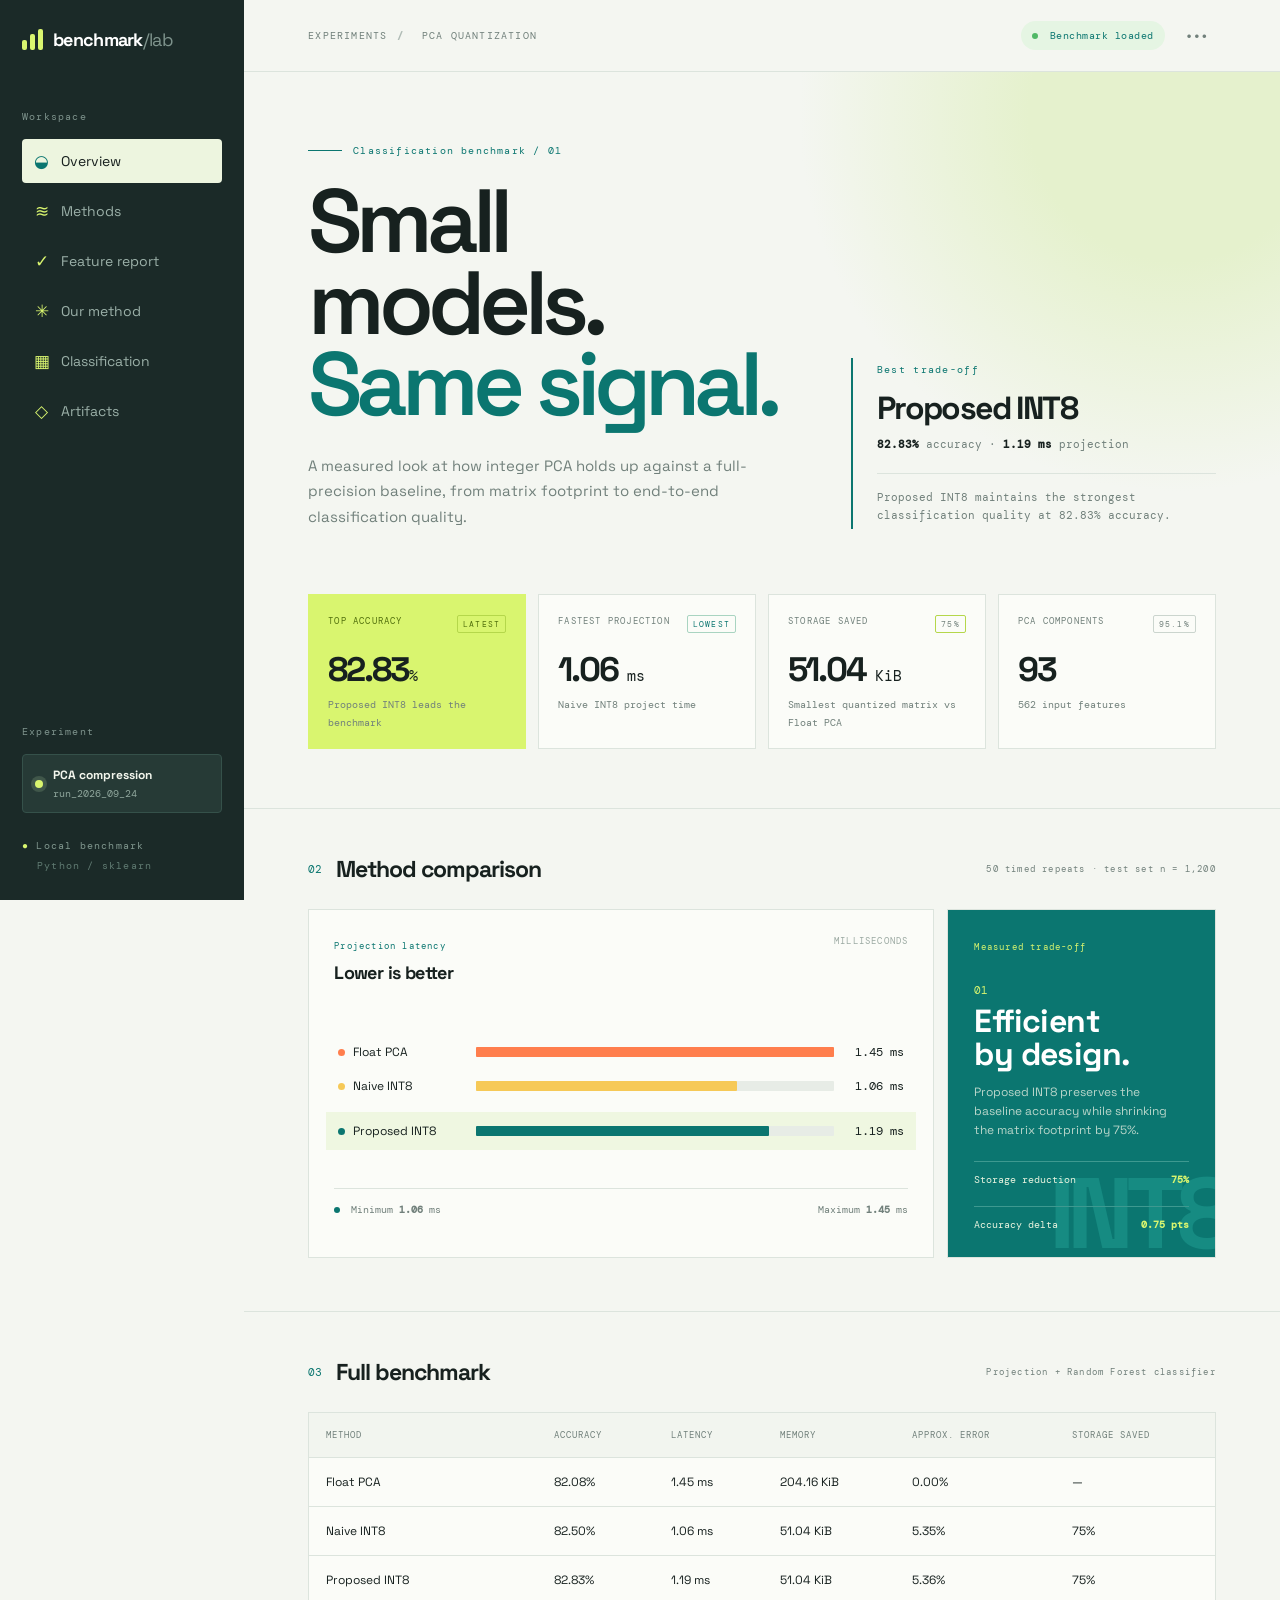
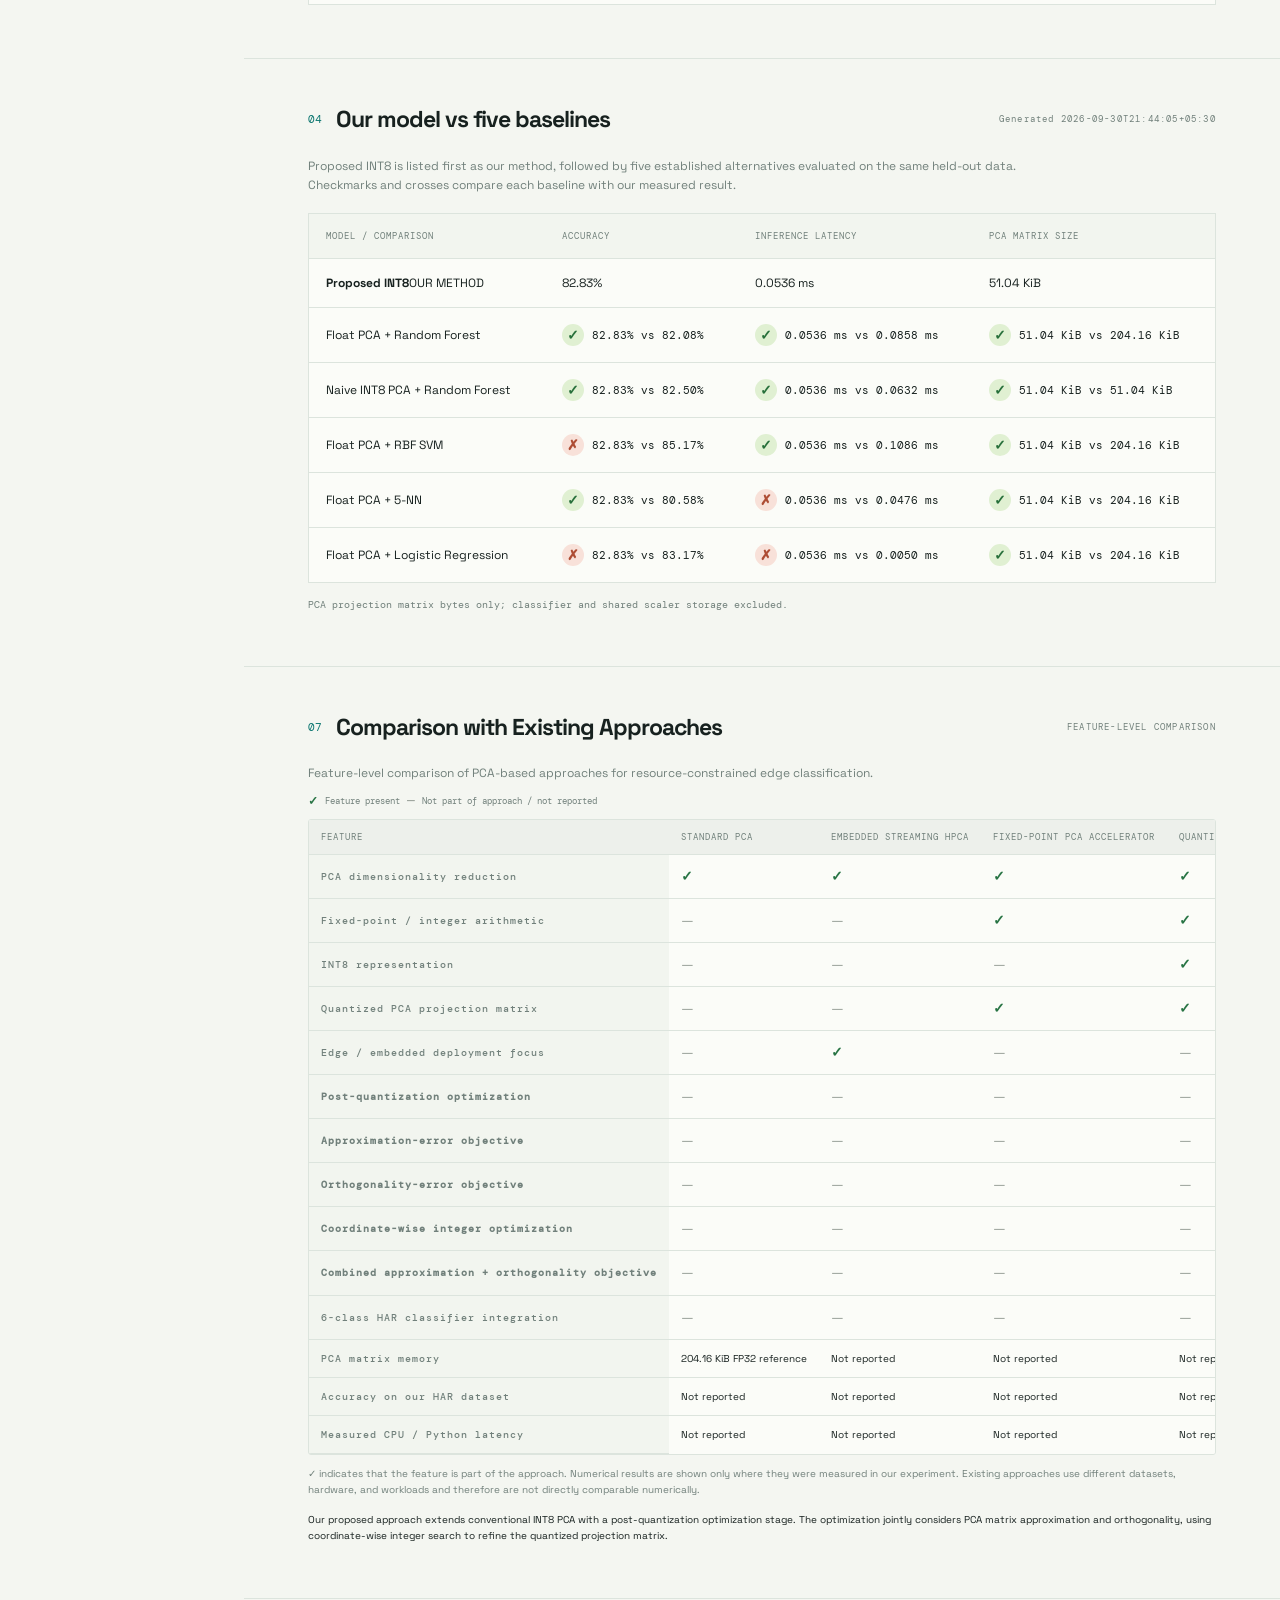
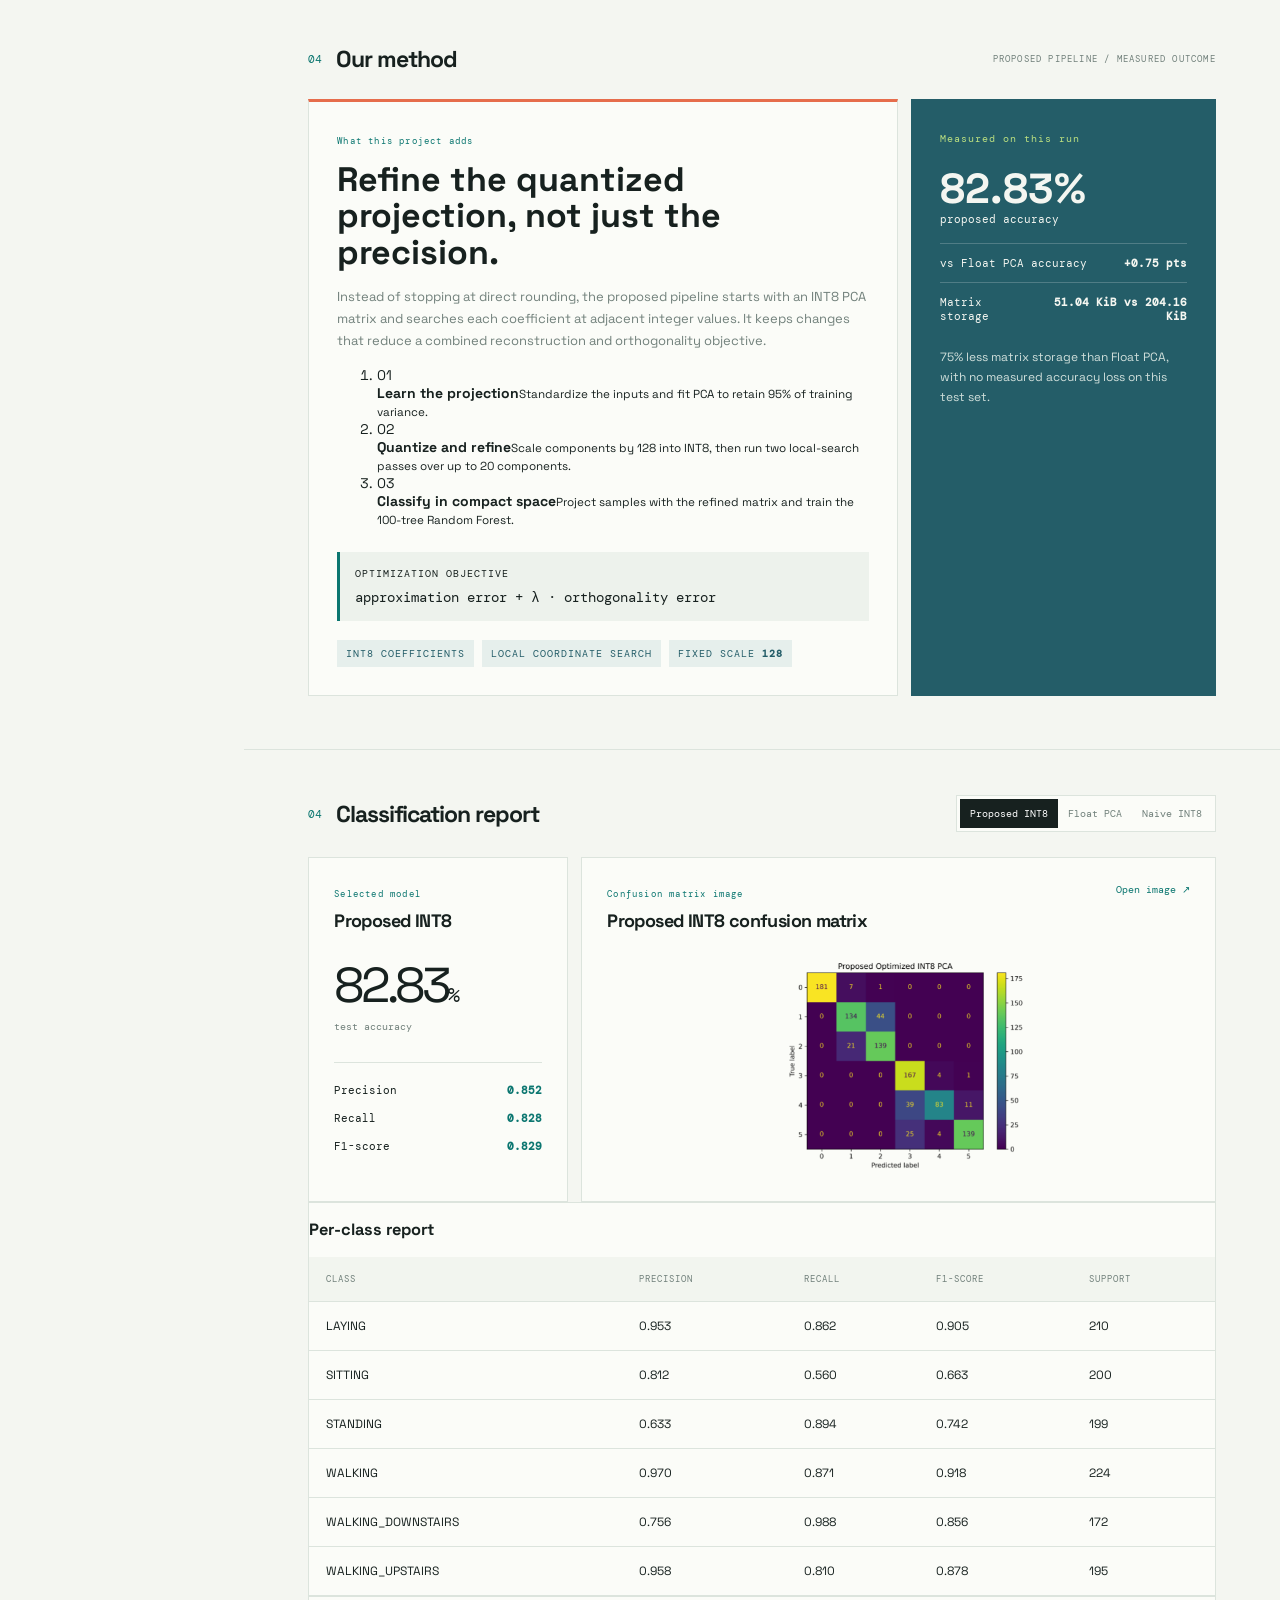
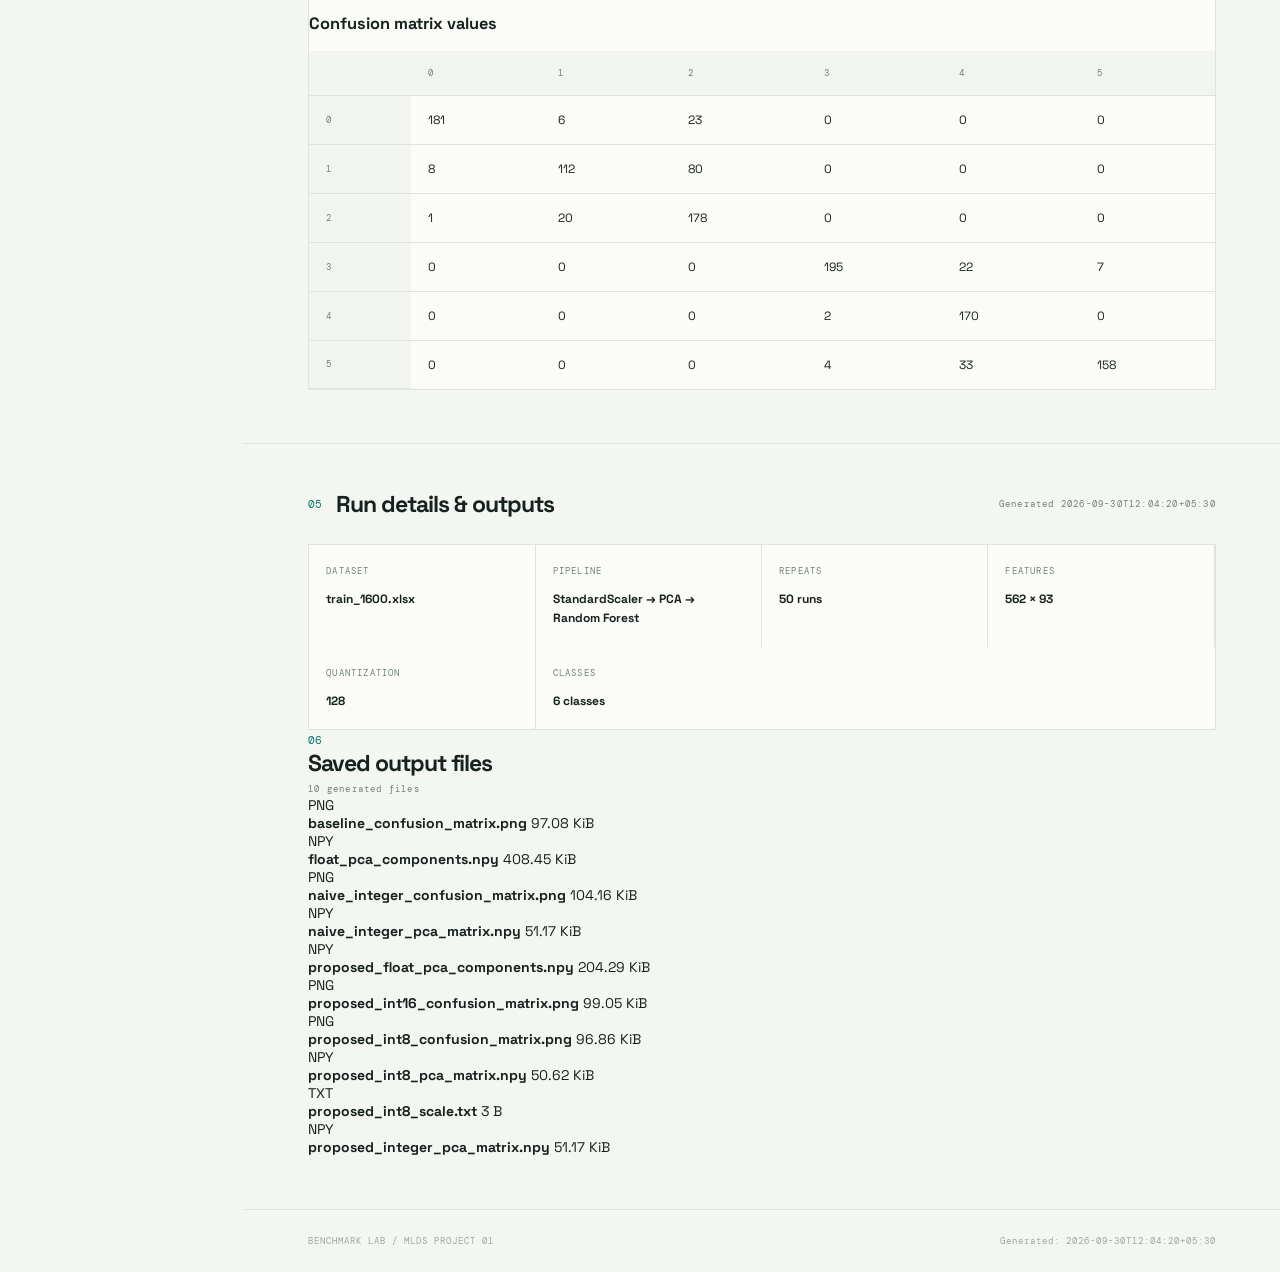
<file: index.html>
<!DOCTYPE html>
<html lang="en">
<head>
  <meta charset="UTF-8">
  <meta http-equiv="refresh" content="0; url=app/">
  <meta name="viewport" content="width=device-width, initial-scale=1.0">
  <title>Redirecting to Benchmark Lab...</title>
  <script>window.location.replace("app/");</script>
</head>
<body style="font-family: sans-serif; display: flex; align-items: center; justify-content: center; height: 100vh; margin: 0; background: #1b2a28; color: #f3f6ed;">
  <p>Loading Quantized PCA Benchmark Lab... If you are not redirected automatically, <a href="app/" style="color: #d9f56f;">click here</a>.</p>
</body>
</html>
</file>
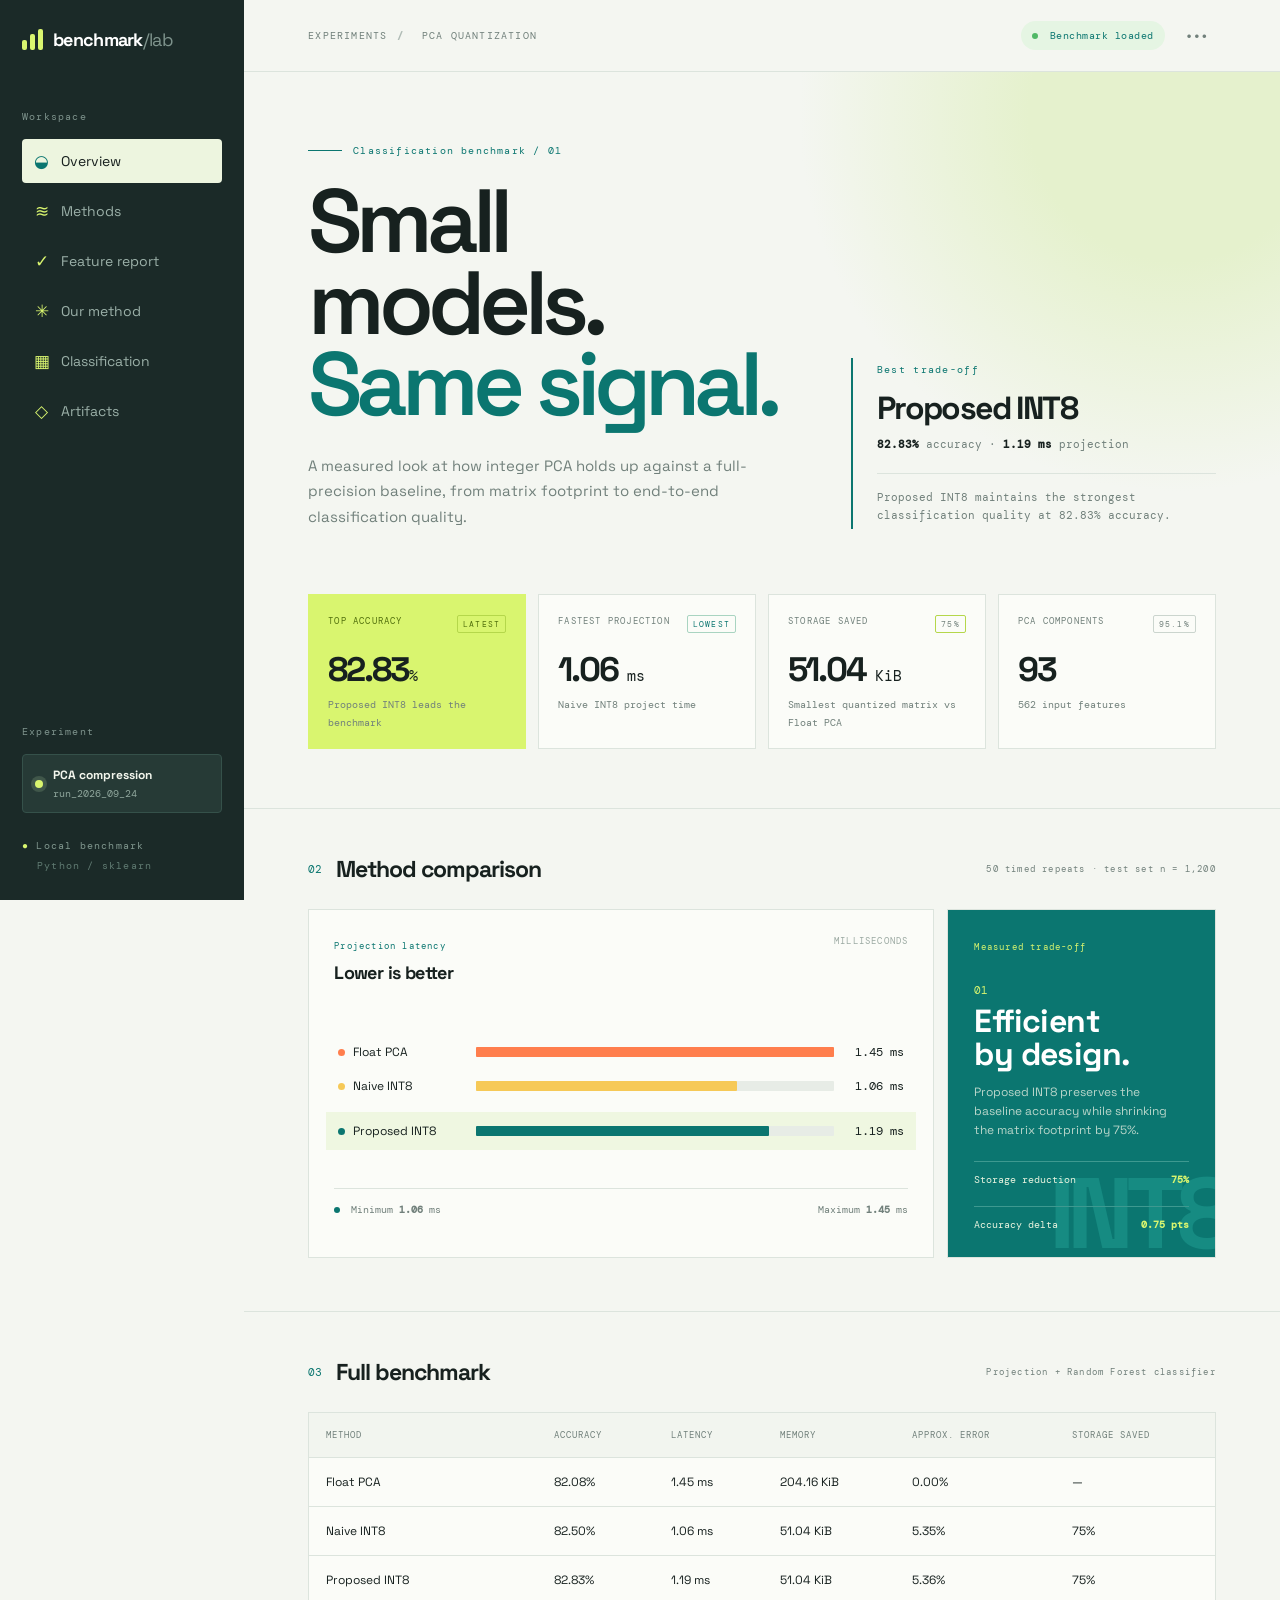
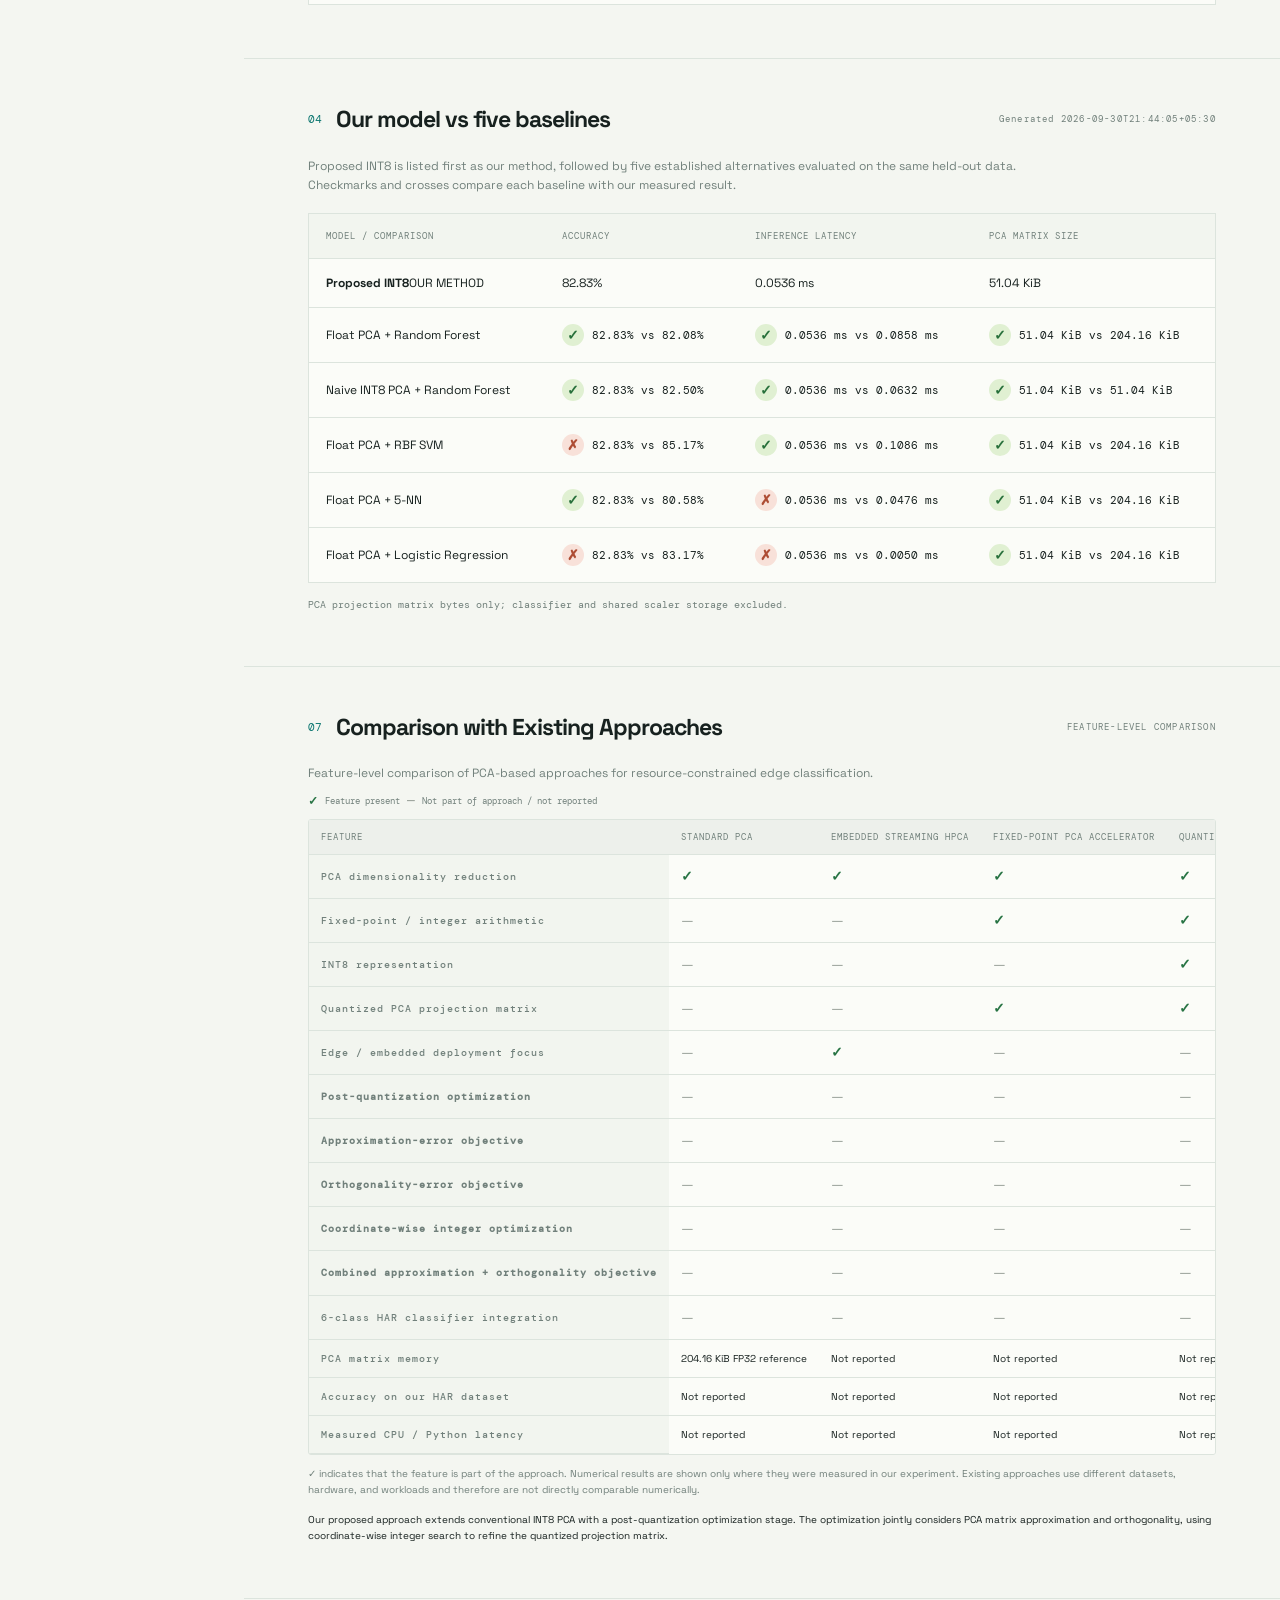
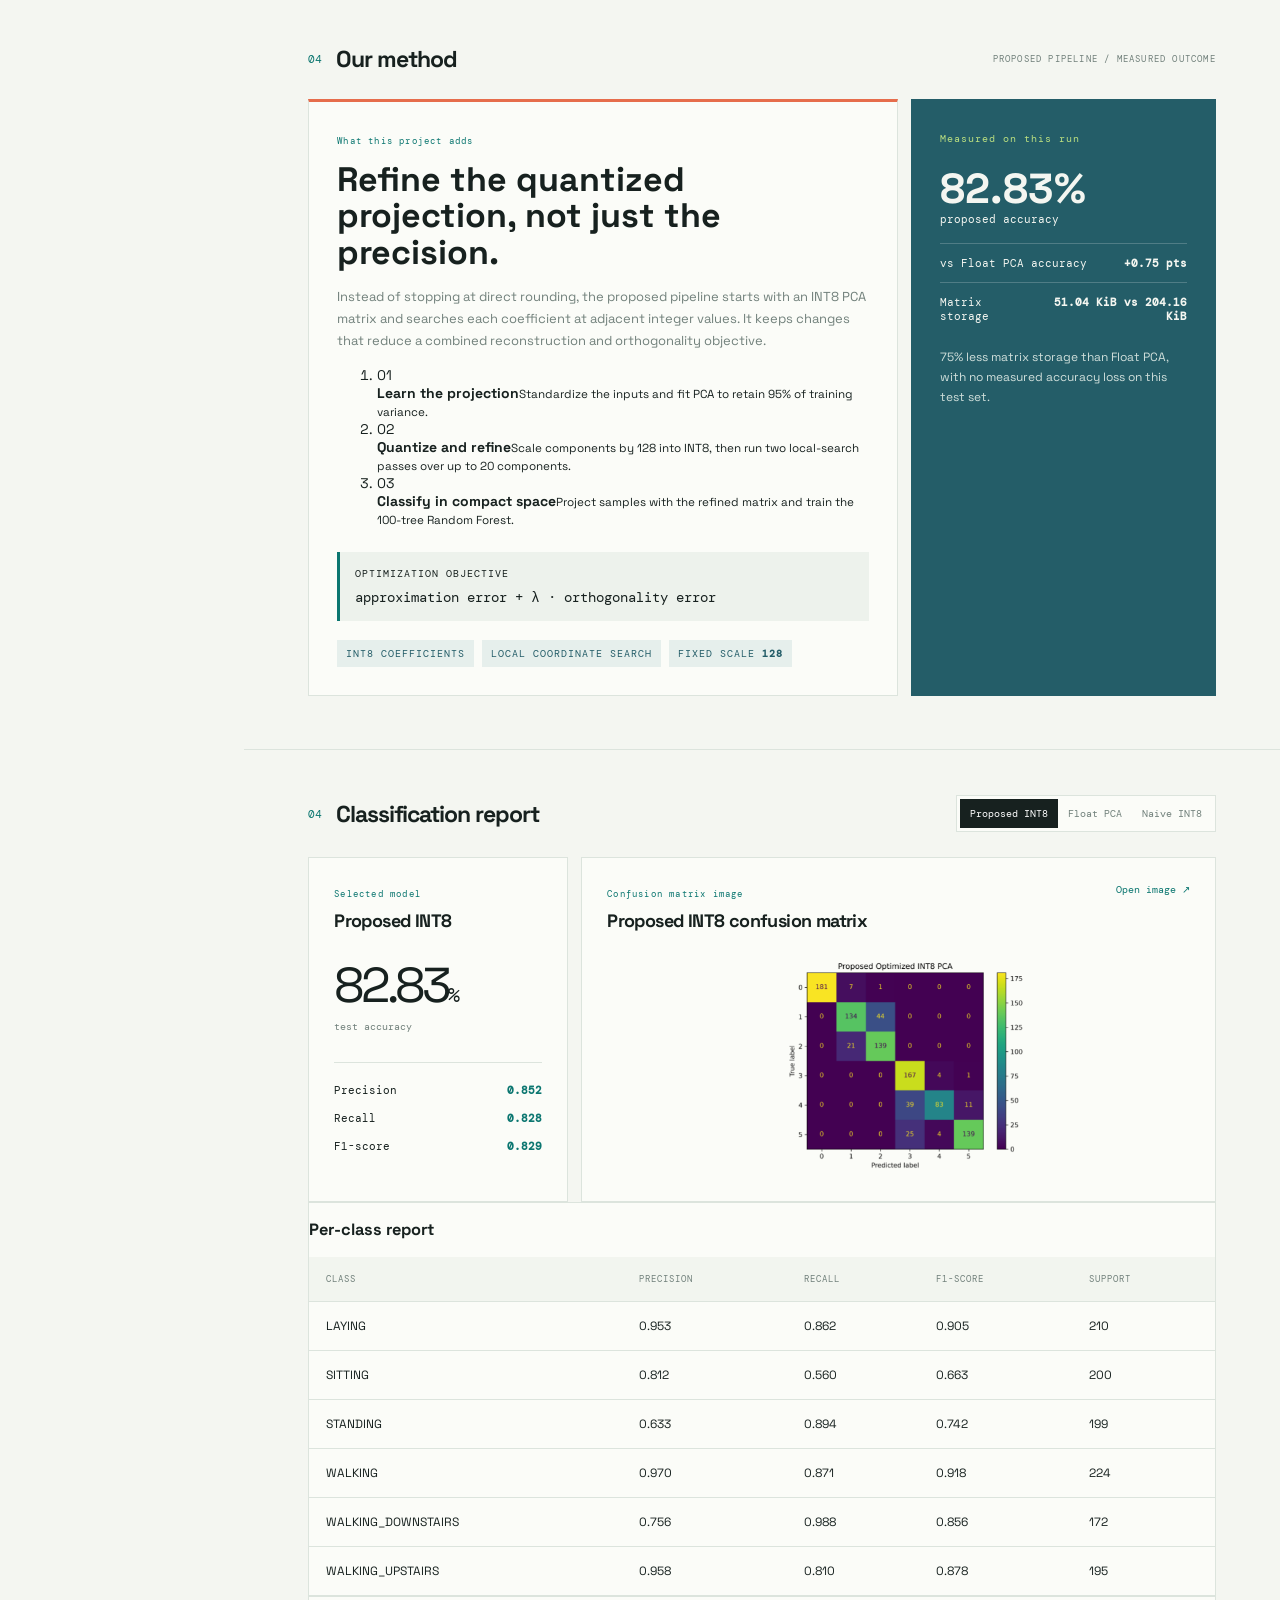
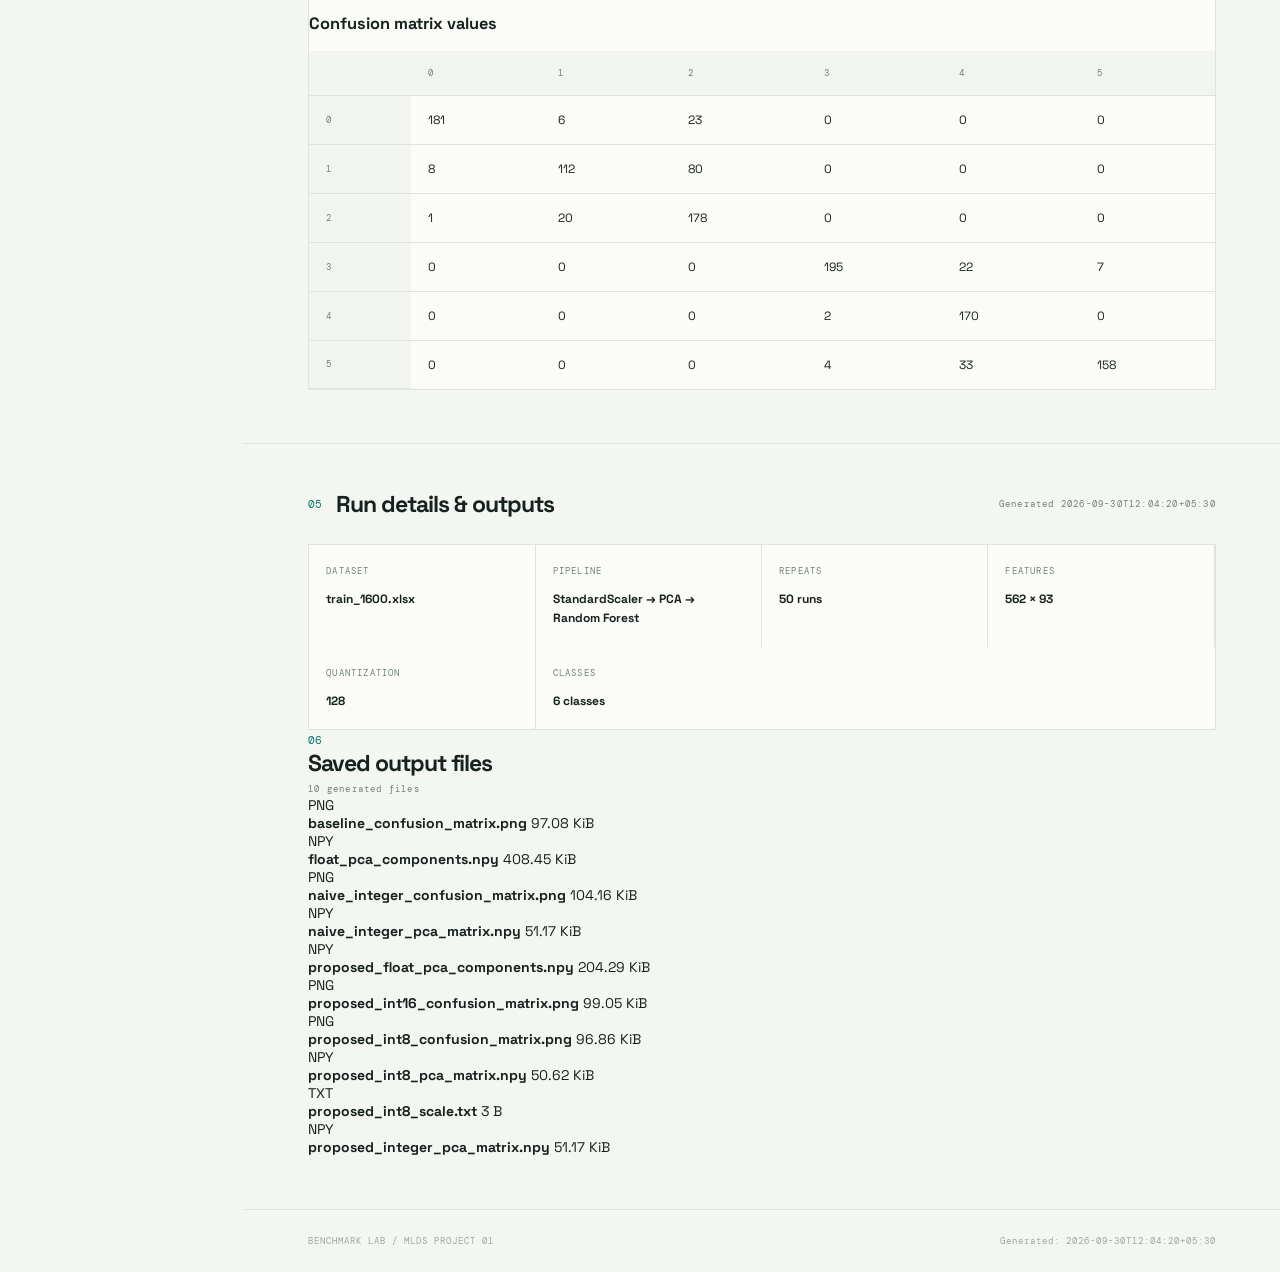
<file: app/index.html>
<!DOCTYPE html>
<html lang="en">
<head>
  <meta charset="UTF-8">
  <meta name="viewport" content="width=device-width, initial-scale=1.0">
  <meta name="description" content="PCA classification benchmark comparison dashboard">
  <title>Quantized PCA | Benchmark Lab</title>
  <link rel="icon" type="image/svg+xml" href="favicon.svg">
  <link rel="preconnect" href="https://fonts.googleapis.com">
  <link rel="preconnect" href="https://fonts.gstatic.com" crossorigin>
  <link href="https://fonts.googleapis.com/css2?family=DM+Mono:wght@400;500&family=Space+Grotesk:wght@400;500;600;700&display=swap" rel="stylesheet">
  <link rel="stylesheet" href="style.css">
  <link rel="stylesheet" href="approaches.css">
</head>
<body>
  <div class="app-shell">
    <aside class="sidebar">
      <a class="brand" href="#top" aria-label="Benchmark Lab home">
        <span class="brand-mark"><span></span><span></span><span></span></span>
        <span>benchmark<span class="brand-muted">/lab</span></span>
      </a>
      <div class="side-label">Workspace</div>
      <nav class="nav-links" aria-label="Primary navigation">
        <a class="active" href="#overview"><span class="nav-icon">◒</span>Overview</a>
        <a href="#methods"><span class="nav-icon">≋</span>Methods</a>
        <a href="#feature-report"><span class="nav-icon">✓</span>Feature report</a>
        <a href="#novelty"><span class="nav-icon">✳</span>Our method</a>
        <a href="#classification"><span class="nav-icon">▦</span>Classification</a>
        <a href="#artifacts"><span class="nav-icon">◇</span>Artifacts</a>
      </nav>
      <div class="sidebar-bottom">
        <div class="side-label">Experiment</div>
        <div class="experiment-card">
          <div class="status-dot"></div>
          <div><strong>PCA compression</strong><small>run_2026_09_24</small></div>
        </div>
        <div class="side-foot"><span>●</span> Local benchmark<br><span class="foot-indent">Python / sklearn</span></div>
      </div>
    </aside>

    <main class="main-content" id="top">
      <header class="topbar">
        <div class="breadcrumb"><span>EXPERIMENTS</span><b>/</b> PCA QUANTIZATION</div>
        <div class="top-actions">
          <span class="run-chip" id="run-status"><i></i> Loading benchmark...</span>
          <div class="options-menu-wrapper" style="position: relative;">
            <button class="icon-button" id="options-btn" title="More options" aria-label="More options">•••</button>
            <div class="options-dropdown" id="options-dropdown" style="display: none; position: absolute; right: 0; top: 100%; background: #1b2a28; border: 1px solid #35514a; border-radius: 4px; padding: 6px 0; z-index: 100; min-width: 170px; box-shadow: 0 4px 12px rgba(0,0,0,0.3);">
              <button class="dropdown-item" id="btn-export-json" style="width: 100%; text-align: left; background: none; border: none; color: #f3f6ed; padding: 8px 14px; font-family: var(--mono); font-size: 11px; cursor: pointer;">Export Summary (JSON)</button>
              <button class="dropdown-item" id="btn-print" style="width: 100%; text-align: left; background: none; border: none; color: #f3f6ed; padding: 8px 14px; font-family: var(--mono); font-size: 11px; cursor: pointer;">Print / PDF</button>
            </div>
          </div>
        </div>
      </header>

      <section class="hero" id="overview">
        <div class="eyebrow"><span class="eyebrow-line"></span>Classification benchmark / 01</div>
        <div class="hero-grid">
          <div>
            <h1>Small models.<br><em>Same signal.</em></h1>
            <p class="hero-copy">A measured look at how integer PCA holds up against a full-precision baseline, from matrix footprint to end-to-end classification quality.</p>
          </div>
          <div class="hero-callout">
            <span class="callout-kicker">Best trade-off</span>
            <strong id="best-method">Proposed INT8</strong>
            <span class="callout-detail"><b id="best-accuracy">—</b> accuracy · <b id="best-latency">—</b> projection</span>
            <span class="callout-rule"></span>
            <span class="callout-foot" id="best-summary">Latest measured benchmark result</span>
          </div>
        </div>
      </section>

      <section class="metric-strip" aria-label="Headline metrics">
        <article class="metric-card accent-card"><div class="metric-top"><span>TOP ACCURACY</span><span class="metric-tag" id="accuracy-tag">LATEST</span></div><strong id="top-accuracy">—<span>%</span></strong><small id="top-accuracy-note">Loading measured results</small></article>
        <article class="metric-card"><div class="metric-top"><span>FASTEST PROJECTION</span><span class="metric-tag green">LOWEST</span></div><strong id="fastest-latency">—<span> ms</span></strong><small id="fastest-method">Loading measured results</small></article>
        <article class="metric-card"><div class="metric-top"><span>STORAGE SAVED</span><span class="metric-tag" id="storage-percent">—</span></div><strong id="storage-saved">—<span> KiB</span></strong><small>Smallest quantized matrix vs Float PCA</small></article>
        <article class="metric-card"><div class="metric-top"><span>PCA COMPONENTS</span><span class="metric-tag neutral" id="variance-tag">—</span></div><strong id="component-count">—</strong><small id="feature-count">Loading dataset details</small></article>
      </section>

      <section class="section-block" id="methods">
        <div class="section-heading"><div><span class="section-index">02</span><h2>Method comparison</h2></div><span class="section-note">50 timed repeats · test set n = 1,200</span></div>
        <div class="comparison-layout">
          <div class="chart-panel">
            <div class="panel-head"><div><span class="panel-kicker">Projection latency</span><h3>Lower is better</h3></div><span class="unit-label">MILLISECONDS</span></div>
            <div class="bar-chart" aria-label="Projection latency chart">
              <div class="bar-row" data-method="float"><div class="bar-label"><span class="method-dot float"></span>Float PCA</div><div class="bar-track"><div class="bar-fill float-fill"></div></div><strong>—</strong></div>
              <div class="bar-row" data-method="naive"><div class="bar-label"><span class="method-dot naive"></span>Naive INT8</div><div class="bar-track"><div class="bar-fill naive-fill"></div></div><strong>—</strong></div>
              <div class="bar-row highlight-row" data-method="proposed"><div class="bar-label"><span class="method-dot proposed"></span>Proposed INT8</div><div class="bar-track"><div class="bar-fill proposed-fill"></div></div><strong>—</strong></div>
            </div>
            <div class="chart-foot"><span><i class="tiny-dot"></i> Minimum <b id="latency-min">—</b> ms</span><span>Maximum <b id="latency-max">—</b> ms</span></div>
          </div>
          <div class="winner-panel">
            <span class="panel-kicker">Measured trade-off</span><div class="winner-number">01</div><h3>Efficient<br>by design.</h3><p id="tradeoff-summary">Loading measured storage and accuracy results.</p><div class="mini-stat"><span>Storage reduction</span><strong id="tradeoff-storage">—</strong></div><div class="mini-stat"><span>Accuracy delta</span><strong id="tradeoff-accuracy">—</strong></div>
          </div>
        </div>
      </section>

      <section class="section-block table-section">
        <div class="section-heading"><div><span class="section-index">03</span><h2>Full benchmark</h2></div><span class="section-note">Projection + Random Forest classifier</span></div>
        <div class="table-wrap"><table><thead><tr><th>METHOD</th><th>ACCURACY</th><th>LATENCY</th><th>MEMORY</th><th>APPROX. ERROR</th><th>STORAGE SAVED</th></tr></thead><tbody id="comparison-body"></tbody></table></div>
      </section>

      <section class="section-block feature-report" id="feature-report">
        <div class="section-heading"><div><span class="section-index">04</span><h2>Our model vs five baselines</h2></div><span class="section-note" id="feature-report-date">Loading comparison</span></div>
        <p class="feature-report-intro">Proposed INT8 is listed first as our method, followed by five established alternatives evaluated on the same held-out data. Checkmarks and crosses compare each baseline with our measured result.</p>
        <div class="table-wrap"><table><thead><tr><th>MODEL / COMPARISON</th><th>ACCURACY</th><th>INFERENCE LATENCY</th><th>PCA MATRIX SIZE</th></tr></thead><tbody id="feature-report-body"><tr><td colspan="4">Loading measured comparisons...</td></tr></tbody></table></div>
        <p class="feature-report-method" id="feature-report-method"></p>
      </section>

      <section class="section-block approaches-comparison" id="existing-approaches">
        <div class="section-heading"><div><span class="section-index">07</span><h2>Comparison with Existing Approaches</h2></div><span class="section-note">FEATURE-LEVEL COMPARISON</span></div>
        <p class="approaches-subtitle">Feature-level comparison of PCA-based approaches for resource-constrained edge classification.</p>
        <p class="approaches-key"><b>✓</b> Feature present <span>—</span> Not part of approach / not reported</p>
        <div class="table-wrap approaches-table-wrap">
          <table class="approaches-table">
            <thead><tr><th scope="col">FEATURE</th><th scope="col">STANDARD PCA</th><th scope="col">EMBEDDED STREAMING HPCA</th><th scope="col">FIXED-POINT PCA ACCELERATOR</th><th scope="col">QUANTIZED PCA</th><th scope="col">PROPOSED INT8 PCA (OUR METHOD)</th></tr></thead>
            <tbody>
              <tr><th scope="row">PCA dimensionality reduction</th><td><span class="approach-check">✓</span></td><td><span class="approach-check">✓</span></td><td><span class="approach-check">✓</span></td><td><span class="approach-check">✓</span></td><td><span class="approach-check">✓</span> 562 → 93 components; 95.09% variance</td></tr>
              <tr><th scope="row">Fixed-point / integer arithmetic</th><td><span class="approach-dash">—</span></td><td><span class="approach-dash">—</span></td><td><span class="approach-check">✓</span></td><td><span class="approach-check">✓</span></td><td><span class="approach-check">✓</span> INT8, scale 128</td></tr>
              <tr><th scope="row">INT8 representation</th><td><span class="approach-dash">—</span></td><td><span class="approach-dash">—</span></td><td><span class="approach-dash">—</span></td><td><span class="approach-check">✓</span></td><td><span class="approach-check">✓</span></td></tr>
              <tr><th scope="row">Quantized PCA projection matrix</th><td><span class="approach-dash">—</span></td><td><span class="approach-dash">—</span></td><td><span class="approach-check">✓</span></td><td><span class="approach-check">✓</span></td><td><span class="approach-check">✓</span> Post-quantization optimized</td></tr>
              <tr><th scope="row">Edge / embedded deployment focus</th><td><span class="approach-dash">—</span></td><td><span class="approach-check">✓</span></td><td><span class="approach-dash">—</span></td><td><span class="approach-dash">—</span></td><td><span class="approach-check">✓</span> Wearable edge classifier</td></tr>
              <tr class="approach-priority"><th scope="row">Post-quantization optimization</th><td><span class="approach-dash">—</span></td><td><span class="approach-dash">—</span></td><td><span class="approach-dash">—</span></td><td><span class="approach-dash">—</span></td><td><span class="approach-check">✓</span></td></tr>
              <tr class="approach-priority"><th scope="row">Approximation-error objective</th><td><span class="approach-dash">—</span></td><td><span class="approach-dash">—</span></td><td><span class="approach-dash">—</span></td><td><span class="approach-dash">—</span></td><td><span class="approach-check">✓</span></td></tr>
              <tr class="approach-priority"><th scope="row">Orthogonality-error objective</th><td><span class="approach-dash">—</span></td><td><span class="approach-dash">—</span></td><td><span class="approach-dash">—</span></td><td><span class="approach-dash">—</span></td><td><span class="approach-check">✓</span></td></tr>
              <tr class="approach-priority"><th scope="row">Coordinate-wise integer optimization</th><td><span class="approach-dash">—</span></td><td><span class="approach-dash">—</span></td><td><span class="approach-dash">—</span></td><td><span class="approach-dash">—</span></td><td><span class="approach-check">✓</span></td></tr>
              <tr class="approach-priority"><th scope="row">Combined approximation + orthogonality objective</th><td><span class="approach-dash">—</span></td><td><span class="approach-dash">—</span></td><td><span class="approach-dash">—</span></td><td><span class="approach-dash">—</span></td><td><span class="approach-check">✓</span> J = E<sub>approx</sub> + λE<sub>orth</sub>; λ = 0.05</td></tr>
              <tr><th scope="row">6-class HAR classifier integration</th><td><span class="approach-dash">—</span></td><td><span class="approach-dash">—</span></td><td><span class="approach-dash">—</span></td><td><span class="approach-dash">—</span></td><td><span class="approach-check">✓</span> Random Forest</td></tr>
              <tr><th scope="row">PCA matrix memory</th><td>204.16 KiB FP32 reference</td><td>Not reported</td><td>Not reported</td><td>Not reported</td><td>51.04 KiB INT8; 75% below FP32</td></tr>
              <tr><th scope="row">Accuracy on our HAR dataset</th><td>Not reported</td><td>Not reported</td><td>Not reported</td><td>Not reported</td><td>82.83%</td></tr>
              <tr><th scope="row">Measured CPU / Python latency</th><td>Not reported</td><td>Not reported</td><td>Not reported</td><td>Not reported</td><td>0.8609 ms</td></tr>
            </tbody>
          </table>
        </div>
        <p class="approaches-note">✓ indicates that the feature is part of the approach. Numerical results are shown only where they were measured in our experiment. Existing approaches use different datasets, hardware, and workloads and therefore are not directly comparable numerically.</p>
        <p class="approaches-conclusion">Our proposed approach extends conventional INT8 PCA with a post-quantization optimization stage. The optimization jointly considers PCA matrix approximation and orthogonality, using coordinate-wise integer search to refine the quantized projection matrix.</p>
      </section>

      <section class="section-block novelty-section" id="novelty">
        <div class="section-heading"><div><span class="section-index">04</span><h2>Our method</h2></div><span class="section-note">PROPOSED PIPELINE / MEASURED OUTCOME</span></div>
        <div class="novelty-layout">
          <article class="novelty-method">
            <span class="panel-kicker">What this project adds</span>
            <h3>Refine the quantized projection, not just the precision.</h3>
            <p>Instead of stopping at direct rounding, the proposed pipeline starts with an INT8 PCA matrix and searches each coefficient at adjacent integer values. It keeps changes that reduce a combined reconstruction and orthogonality objective.</p>
            <ol class="method-steps" aria-label="Proposed method steps">
              <li><span>01</span><div><strong>Learn the projection</strong><small>Standardize the inputs and fit PCA to retain 95% of training variance.</small></div></li>
              <li><span>02</span><div><strong>Quantize and refine</strong><small>Scale components by 128 into INT8, then run two local-search passes over up to 20 components.</small></div></li>
              <li><span>03</span><div><strong>Classify in compact space</strong><small>Project samples with the refined matrix and train the 100-tree Random Forest.</small></div></li>
            </ol>
            <div class="novelty-equation"><span>OPTIMIZATION OBJECTIVE</span><strong>approximation error + λ · orthogonality error</strong></div>
            <div class="novelty-tags"><span>INT8 COEFFICIENTS</span><span>LOCAL COORDINATE SEARCH</span><span>FIXED SCALE <b id="novelty-scale">—</b></span></div>
          </article>
          <aside class="novelty-result">
            <span class="panel-kicker">Measured on this run</span>
            <div class="novelty-score"><strong id="novelty-accuracy">—</strong><span>proposed accuracy</span></div>
            <div class="novelty-comparison"><span>vs Float PCA accuracy</span><strong id="novelty-accuracy-delta">—</strong></div>
            <div class="novelty-comparison"><span>Matrix storage</span><strong><span id="novelty-int8-storage">—</span> vs <span id="novelty-float-storage">—</span></strong></div>
            <p id="novelty-result-note">Loading measured comparison.</p>
          </aside>
        </div>
      </section>

      <section class="section-block classification" id="classification">
        <div class="section-heading"><div><span class="section-index">04</span><h2>Classification report</h2></div><div class="segmented"><button class="active" data-report="proposed">Proposed INT8</button><button data-report="baseline">Float PCA</button><button data-report="naive">Naive INT8</button></div></div>
        <div class="report-grid"><div class="report-summary"><span class="panel-kicker">Selected model</span><h3 id="report-title">Proposed INT8</h3><div class="report-score" id="report-score">—<span>%</span></div><span class="score-caption">test accuracy</span><div class="report-lines"><div><span>Precision</span><strong id="precision">—</strong></div><div><span>Recall</span><strong id="recall">—</strong></div><div><span>F1-score</span><strong id="f1">—</strong></div></div></div><div class="confusion"><div class="panel-head"><div><span class="panel-kicker">Confusion matrix image</span><h3 id="matrix-title">Loading results</h3></div><a id="matrix-link" href="../results/proposed_int8_confusion_matrix.png" target="_blank" rel="noreferrer">Open image ↗</a></div><img id="matrix-image" src="../results/proposed_int8_confusion_matrix.png" data-filename="proposed_int8_confusion_matrix.png" alt="Proposed INT8 confusion matrix"></div></div>
        <div class="evaluation-tables"><div class="table-wrap"><h3>Per-class report</h3><table><thead><tr><th>CLASS</th><th>PRECISION</th><th>RECALL</th><th>F1-SCORE</th><th>SUPPORT</th></tr></thead><tbody id="class-report-body"></tbody></table></div><div class="table-wrap"><h3>Confusion matrix values</h3><div class="matrix-table-scroll"><table id="confusion-data-table"></table></div></div></div>
      </section>

      <section class="section-block artifacts" id="artifacts"><div class="section-heading"><div><span class="section-index">05</span><h2>Run details &amp; outputs</h2></div><span class="section-note" id="generated-time">Loading run metadata</span></div><div class="notes-grid"><div><span>DATASET</span><strong id="dataset-note">—</strong></div><div><span>PIPELINE</span><strong id="pipeline-note">StandardScaler → PCA → Random Forest</strong></div><div><span>REPEATS</span><strong id="repeat-note">—</strong></div><div><span>FEATURES</span><strong id="dimensions-note">—</strong></div><div><span>QUANTIZATION</span><strong id="scale-note">—</strong></div><div><span>CLASSES</span><strong id="classes-note">—</strong></div></div><div class="outputs-heading"><div><span class="section-index">06</span><h2>Saved output files</h2></div><span class="section-note" id="artifact-count">—</span></div><div class="output-grid" id="output-grid" aria-live="polite"></div></section>
      <footer><span>BENCHMARK LAB / MLDS PROJECT 01</span><span id="footer-generated">LOCAL RESULTS</span></footer>
    </main>
  </div>
  <script src="script.js"></script>
</body>
</html>
</file>
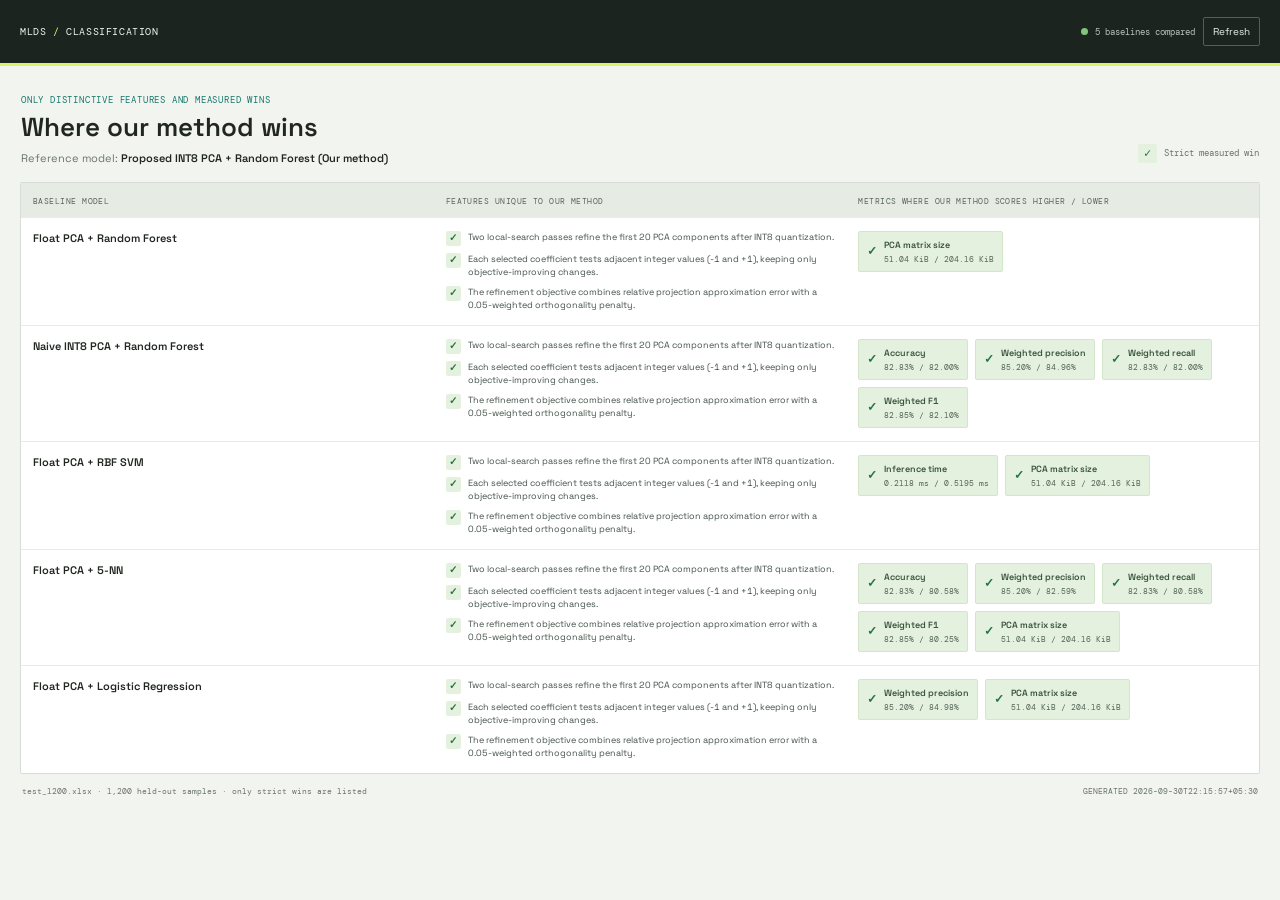
<file: classification/index.html>
<!doctype html>
<html lang="en">
<head>
  <meta charset="utf-8">
  <meta name="viewport" content="width=device-width, initial-scale=1">
  <meta name="description" content="Measured classification comparison for the proposed INT8 PCA method and five established baselines.">
  <title>Classification Field Test | MLDS</title>
  <link rel="preconnect" href="https://fonts.googleapis.com">
  <link rel="preconnect" href="https://fonts.gstatic.com" crossorigin>
  <link href="https://fonts.googleapis.com/css2?family=DM+Mono:wght@400;500&family=Space+Grotesk:wght@400;500;600;700&display=swap" rel="stylesheet">
  <link rel="stylesheet" href="table.css">
</head>
<body>
  <header class="page-header">
    <a class="wordmark" href="#comparison">MLDS <span>/</span> CLASSIFICATION</a>
    <div class="header-actions">
      <span class="report-status" id="report-status">Loading report</span>
      <button id="refresh-report" type="button" title="Refresh measured results">Refresh</button>
    </div>
  </header>
  <main id="comparison">
    <div class="table-heading">
      <div>
        <p>ONLY DISTINCTIVE FEATURES AND MEASURED WINS</p>
        <h1>Where our method wins</h1>
        <div class="method-reference">Reference model: <strong>Proposed INT8 PCA + Random Forest (Our method)</strong></div>
      </div>
      <div class="comparison-key"><span class="wins">✓</span> Strict measured win</div>
    </div>
    <div class="table-scroll">
      <table>
        <thead>
          <tr>
            <th scope="col">BASELINE MODEL</th>
            <th scope="col">FEATURES UNIQUE TO OUR METHOD</th>
            <th scope="col">METRICS WHERE OUR METHOD SCORES HIGHER / LOWER</th>
          </tr>
        </thead>
        <tbody id="model-rows"><tr><td colspan="3" class="loading-cell">Loading measured classification report...</td></tr></tbody>
      </table>
    </div>
    <footer>
      <span id="report-details">Same held-out test set · only strict wins are listed</span>
      <span id="generated-at">—</span>
    </footer>
  </main>
  <script src="app.js"></script>
</body>
</html>
</file>
<file: app/style.css>
:root{--novelty-coral:#e66d4c;--novelty-blue:#245d68}
.novelty-layout{display:grid;grid-template-columns:minmax(0,1.55fr) minmax(240px,.8fr);gap:13px}
.feature-report-intro,.feature-report-method{color:var(--muted);font-size:12px;line-height:1.6}
.feature-report-intro{max-width:760px;margin:-2px 0 18px}
.feature-report-method{margin:14px 0 0;font-family:var(--mono);font-size:10px}
.feature-result{display:flex;align-items:center;gap:8px;min-width:145px;font-family:var(--mono);font-size:11px;white-space:nowrap}
.feature-result b{display:grid;place-items:center;width:22px;height:22px;flex:none;border-radius:50%;font-size:14px}
.feature-result.is-win b{background:#e0f0d2;color:#28703b}
.feature-result.is-loss b{background:#f8e1d9;color:#ae4d34}
@media(max-width:700px){.feature-report .table-wrap{overflow-x:auto}.feature-report table{min-width:680px}}
.novelty-method,.novelty-result{padding:28px;border:1px solid var(--line);background:var(--panel)}
.novelty-method{border-top:3px solid var(--novelty-coral)}
.novelty-method h3{max-width:570px;margin:14px 0;font-size:clamp(23px,3vw,34px);line-height:1.08}
.novelty-method p,.novelty-result p{color:var(--muted);font-size:13px;line-height:1.7}
.novelty-equation{display:grid;gap:8px;margin-top:24px;padding:15px;background:#edf2ec;border-left:3px solid var(--teal)}
.novelty-equation span,.novelty-tags,.novelty-result> .panel-kicker{font:10px var(--mono);letter-spacing:1px}
.novelty-equation strong{font:14px var(--mono);overflow-wrap:anywhere}
.novelty-tags{display:flex;flex-wrap:wrap;gap:8px;margin-top:19px;color:var(--novelty-blue)}
.novelty-tags span{padding:7px 9px;background:#e6efec}
.novelty-result{background:var(--novelty-blue);color:#f4f6f1;border-color:var(--novelty-blue)}
.novelty-result .panel-kicker{color:#bce080}
.novelty-score{display:grid;gap:2px;padding:22px 0 17px}
.novelty-score strong{font-size:42px;line-height:1}
.novelty-score span,.novelty-comparison{font:11px var(--mono)}
.novelty-comparison{display:flex;justify-content:space-between;gap:12px;padding:12px 0;border-top:1px solid rgba(255,255,255,.2)}
.novelty-comparison strong{text-align:right}
.novelty-result p{color:#d0dfdb;font-size:12px}
@media(max-width:900px){.novelty-layout{grid-template-columns:1fr}}
@media(max-width:560px){.novelty-method,.novelty-result{padding:18px}.novelty-comparison{font-size:10px}}
:root{--ink:#17211f;--muted:#71807b;--paper:#f4f6f1;--panel:#fbfcf8;--line:#dce4dd;--lime:#d9f56f;--teal:#0b7670;--orange:#ff7e4d;--yellow:#f6c957;--mono:'DM Mono',monospace;--display:'Space Grotesk',sans-serif}*{box-sizing:border-box}html{scroll-behavior:smooth}body{margin:0;color:var(--ink);background:var(--paper);font-family:var(--display);font-size:14px}.app-shell{display:flex;min-height:100vh}.sidebar{width:244px;background:#1b2a28;color:#f3f6ed;padding:28px 22px 24px;display:flex;flex-direction:column;position:fixed;inset:0 auto 0 0}.brand{color:#fff;text-decoration:none;font-size:18px;font-weight:700;letter-spacing:-.7px;display:flex;align-items:center;gap:10px}.brand-muted{color:#7e938c;font-weight:400}.brand-mark{width:21px;height:21px;display:flex;gap:3px;align-items:end}.brand-mark span{display:block;width:5px;background:var(--lime);border-radius:2px}.brand-mark span:nth-child(1){height:10px}.brand-mark span:nth-child(2){height:16px}.brand-mark span:nth-child(3){height:21px}.side-label,.panel-kicker,.eyebrow,.section-note,.unit-label,.metric-top,.notes-grid span,.breadcrumb,.side-foot,.row-label{font-family:var(--mono);font-size:10px;letter-spacing:1.2px}.side-label{color:#7e938c;margin:59px 0 16px}.nav-links{display:grid;gap:6px}.nav-links a{display:flex;align-items:center;gap:12px;color:#9bb0a8;text-decoration:none;padding:11px 12px;border-radius:4px;transition:.2s}.nav-links a:hover,.nav-links a.active{color:#18201e;background:#edf5df}.nav-icon{font-size:17px;color:var(--lime);width:15px;text-align:center}.nav-links a.active .nav-icon{color:var(--teal)}.sidebar-bottom{margin-top:auto}.experiment-card{display:flex;align-items:center;gap:10px;padding:12px;background:#263a36;border:1px solid #35514a;border-radius:4px}.experiment-card strong,.experiment-card small{display:block}.experiment-card strong{font-size:12px}.experiment-card small{color:#8fa69c;font:10px var(--mono);margin-top:4px}.status-dot{width:8px;height:8px;border-radius:50%;background:var(--lime);box-shadow:0 0 0 4px #40574a}.side-foot{color:#80978e;line-height:2;margin-top:23px}.side-foot span{color:var(--lime)}.foot-indent{padding-left:15px;color:#607b72!important}.main-content{margin-left:244px;width:calc(100% - 244px);max-width:1440px}.topbar{height:72px;border-bottom:1px solid var(--line);display:flex;align-items:center;justify-content:space-between;padding:0 6.2%;}.breadcrumb{color:var(--muted)}.breadcrumb b{padding:0 10px;color:#afbbb5}.top-actions{display:flex;gap:16px;align-items:center}.run-chip{font:10px var(--mono);letter-spacing:.5px;color:var(--teal);background:#e5f5e3;padding:8px 11px;border-radius:20px}.run-chip i{width:6px;height:6px;background:#50b866;border-radius:50%;display:inline-block;margin-right:5px}.icon-button{border:0;background:none;color:var(--muted);letter-spacing:3px}.hero,.section-block,.metric-strip{padding-left:6.2%;padding-right:6.2%}.hero{padding-top:72px;padding-bottom:65px;background:radial-gradient(circle at 90% 8%,#e5f1cd 0 14%,transparent 36%)}.eyebrow{color:var(--teal);display:flex;align-items:center;gap:11px}.eyebrow-line{height:1px;width:34px;background:var(--teal)}.hero-grid{display:grid;grid-template-columns:minmax(0,1fr) 365px;gap:60px;align-items:end;margin-top:24px}.hero h1{font-size:clamp(55px,7vw,100px);line-height:.91;letter-spacing:-6px;margin:0;font-weight:600}.hero h1 em{color:var(--teal);font-style:normal}.hero-copy{max-width:475px;line-height:1.7;color:var(--muted);margin:27px 0 0;font-size:15px}.hero-callout{border-left:2px solid var(--teal);padding:5px 0 6px 24px}.callout-kicker{font:10px var(--mono);letter-spacing:1.3px;color:var(--teal);display:block}.hero-callout strong{font-size:32px;display:block;margin:12px 0 6px;letter-spacing:-1.6px}.callout-detail{font:11px var(--mono);color:var(--muted)}.callout-detail b{color:var(--ink)}.callout-rule{display:block;width:100%;height:1px;background:var(--line);margin:21px 0 13px}.callout-foot{font:11px var(--mono);color:var(--muted)}.metric-strip{display:grid;grid-template-columns:repeat(4,1fr);gap:12px;padding-top:0;padding-bottom:59px}.metric-card{background:var(--panel);border:1px solid var(--line);padding:20px 19px 18px;min-height:137px}.accent-card{background:var(--lime);border-color:var(--lime)}.metric-top{display:flex;justify-content:space-between;color:var(--muted);font-size:9px}.accent-card .metric-top{color:#52700d}.metric-tag{font-size:8px;padding:3px 5px;border:1px solid #b5d74b;border-radius:2px}.metric-tag.green{color:var(--teal);border-color:#a9d4c1}.metric-tag.neutral{border-color:#cbd5ce}.metric-card strong{font-size:34px;letter-spacing:-2px;display:block;margin:15px 0 3px}.metric-card strong span{font:15px var(--mono);letter-spacing:0}.metric-card small{color:var(--muted);font:10px var(--mono)}.section-block{padding-top:45px;padding-bottom:53px;border-top:1px solid var(--line)}.section-heading{display:flex;align-items:center;justify-content:space-between;margin-bottom:25px}.section-heading>div:first-child{display:flex;align-items:center;gap:14px}.section-index{font:11px var(--mono);color:var(--teal)}h2{font-size:23px;letter-spacing:-1px;margin:0}.section-note{color:var(--muted);font-size:9px}.comparison-layout{display:grid;grid-template-columns:minmax(0,1.75fr) minmax(240px,.75fr);gap:13px}.chart-panel,.winner-panel,.report-summary,.confusion{background:var(--panel);border:1px solid var(--line)}.chart-panel{padding:25px}.panel-head{display:flex;align-items:start;justify-content:space-between}.panel-kicker{color:var(--teal);font-size:9px}.panel-head h3,.winner-panel h3,.report-summary h3{font-size:18px;margin:8px 0 0;letter-spacing:-.6px}.unit-label{color:#9ba9a2;font-size:9px}.bar-chart{padding:42px 4px 20px}.bar-row{display:grid;grid-template-columns:122px 1fr 54px;gap:16px;align-items:center;margin:18px 0}.bar-label{font-size:12px}.method-dot{display:inline-block;width:7px;height:7px;border-radius:50%;margin-right:8px;background:var(--teal)}.method-dot.float{background:var(--orange)}.method-dot.naive{background:var(--yellow)}.method-dot.proposed{background:var(--teal)}.bar-track{height:10px;background:#e7ece6;border-radius:1px}.bar-fill{height:100%;border-radius:1px}.float-fill{background:var(--orange)}.naive-fill{background:var(--yellow)}.proposed-fill{background:var(--teal)}.bar-row strong{font:12px var(--mono);text-align:right}.highlight-row{background:#eff7e1;margin-left:-12px;margin-right:-12px;padding:11px 12px}.chart-foot{border-top:1px solid var(--line);padding-top:14px;color:var(--muted);font:10px var(--mono);display:flex;justify-content:space-between}.tiny-dot{background:var(--teal);width:6px;height:6px;display:inline-block;border-radius:50%;margin-right:5px}.winner-panel{background:var(--teal);color:#eaf4df;padding:26px;position:relative;overflow:hidden}.winner-panel:after{content:'INT8';position:absolute;right:-14px;bottom:-20px;color:#168b82;font-size:100px;font-weight:700;letter-spacing:-8px}.winner-panel .panel-kicker{color:var(--lime)}.winner-number{font:11px var(--mono);color:var(--lime);margin-top:29px}.winner-panel h3{font-size:32px;color:#fff;line-height:1.03;position:relative;z-index:1}.winner-panel p{color:#b9d6ca;line-height:1.6;font-size:12px;max-width:230px;position:relative;z-index:1}.mini-stat{border-top:1px solid #3e9990;padding-top:11px;margin-top:20px;display:flex;justify-content:space-between;font:10px var(--mono);position:relative;z-index:1}.mini-stat strong{color:var(--lime)}.mini-stat .positive{color:#fff}.table-wrap{overflow:auto;border:1px solid var(--line);background:var(--panel)}table{border-collapse:collapse;width:100%;min-width:760px}th,td{text-align:left;padding:16px 17px;border-bottom:1px solid var(--line);font-size:12px;white-space:nowrap}th{font:9px var(--mono);letter-spacing:1px;color:var(--muted);background:#f2f5ef}tbody tr:last-child td{border-bottom:0}td:first-child{min-width:160px}td small{display:block;color:var(--muted);font:10px var(--mono);margin:4px 0 0 18px}.selected-row{background:#eff7e1}.table-meter{background:#e1e9df;width:90px;height:4px;margin-top:7px}.table-meter i{height:100%;display:block;background:var(--teal)}.row-label{font-size:8px;color:var(--muted);border:1px solid #cbd8cf;padding:4px 6px}.row-label.winner{color:var(--teal);border-color:#9ac7bc}.segmented{display:flex;border:1px solid var(--line);padding:3px;background:var(--panel)}.segmented button{border:0;background:none;color:var(--muted);font:10px var(--mono);padding:8px 10px;cursor:pointer}.segmented button.active{background:var(--ink);color:#fff}.report-grid{display:grid;grid-template-columns:260px 1fr;gap:13px}.report-summary{padding:25px}.report-score{font-size:49px;letter-spacing:-4px;margin-top:22px}.report-score span{font:20px var(--mono);letter-spacing:0}.score-caption{font:10px var(--mono);color:var(--muted)}.report-lines{border-top:1px solid var(--line);margin-top:28px;padding-top:13px}.report-lines div{display:flex;justify-content:space-between;padding:7px 0;font:11px var(--mono)}.report-lines strong{color:var(--teal)}.confusion{padding:25px}.confusion a{font:10px var(--mono);color:var(--teal);text-decoration:none}.confusion img{display:block;max-height:220px;max-width:100%;margin:24px auto 0;mix-blend-mode:multiply}.notes-grid{display:grid;grid-template-columns:repeat(4,1fr);border:1px solid var(--line);background:var(--panel)}.notes-grid div{padding:20px 17px;border-right:1px solid var(--line)}.notes-grid div:last-child{border:0}.notes-grid span{display:block;color:var(--muted);font-size:9px;margin-bottom:12px}.notes-grid strong{font-size:12px;line-height:1.4}footer{border-top:1px solid var(--line);padding:25px 6.2%;display:flex;justify-content:space-between;color:#9ba9a2;font:9px var(--mono);letter-spacing:1px}@media(max-width:900px){.sidebar{width:72px;padding:25px 12px}.brand{font-size:0;justify-content:center}.side-label,.nav-links a:not(.active)::after,.nav-links a{font-size:0}.nav-links a{justify-content:center;padding:13px 0}.nav-icon{font-size:20px}.experiment-card,.sidebar-bottom .side-foot{display:none}.main-content{margin-left:72px;width:calc(100% - 72px)}.hero-grid{grid-template-columns:1fr}.hero-callout{max-width:390px}.metric-strip{grid-template-columns:repeat(2,1fr)}.comparison-layout{grid-template-columns:1fr}.notes-grid{grid-template-columns:repeat(2,1fr)}.notes-grid div:nth-child(2){border-right:0}.notes-grid div:nth-child(-n+2){border-bottom:1px solid var(--line)}.report-grid{grid-template-columns:1fr}.section-heading{align-items:flex-start;gap:16px;flex-wrap:wrap}}@media(max-width:560px){.topbar{padding:0 20px}.run-chip{display:none}.hero,.section-block,.metric-strip{padding-left:20px;padding-right:20px}.hero{padding-top:45px}.hero h1{font-size:55px;letter-spacing:-4px}.metric-strip{grid-template-columns:1fr;padding-bottom:35px}.metric-card{min-height:120px}.section-block{padding-top:34px;padding-bottom:38px}.section-heading{display:block}.section-note{display:block;margin-top:10px}.chart-panel,.winner-panel,.report-summary,.confusion{padding:18px}.bar-row{grid-template-columns:103px 1fr 45px;gap:8px}.segmented{margin-top:17px;overflow:auto}.segmented button{padding:8px 7px;white-space:nowrap}.notes-grid{grid-template-columns:1fr}.notes-grid div,.notes-grid div:nth-child(2){border-right:0;border-bottom:1px solid var(--line)}.notes-grid div:last-child{border-bottom:0}footer{padding:22px 20px;display:block;line-height:2}.hero-copy{font-size:14px}}
</file>
<file: app/approaches.css>
.approaches-subtitle { margin: -3px 0 15px; color: var(--muted); font-size: 12px; line-height: 1.6; }
.approaches-key { display: flex; align-items: center; gap: 7px; margin: -6px 0 10px; color: var(--muted); font: 9px var(--mono); }
.approaches-key b { color: #287444; font-size: 12px; }
.approaches-key span { color: #9ba39b; font-size: 13px; }
.approaches-table-wrap { overflow-x: auto; border-radius: 3px; }
.approaches-table { min-width: 1080px; }
.approaches-table th, .approaches-table td { padding: 11px 12px; border-bottom: 1px solid var(--line); font-size: 10px; line-height: 1.5; vertical-align: middle; }
.approaches-table thead th { position: sticky; top: 0; z-index: 1; color: var(--muted); background: #edf0eb; font: 9px var(--mono); }
.approaches-table tbody th { min-width: 245px; font-weight: 500; }
.approaches-table th:last-child, .approaches-table td:last-child { background: #f0f5e5; }
.approaches-table thead th:last-child { background: #e7efd6; }
.approaches-table .approach-priority th { font-weight: 600; }
.approach-check { color: #287444; font-size: 14px; font-weight: 700; }
.approach-dash { color: #9ba39b; font-size: 14px; }
.approaches-note, .approaches-conclusion { color: var(--muted); font-size: 10px; line-height: 1.65; }
.approaches-note { margin: 11px 0 0; }
.approaches-conclusion { margin: 13px 0 0; color: var(--ink); }
@media (max-width: 700px) {
  .approaches-table-wrap { margin-inline: -2px; }
  .approaches-table { min-width: 1080px; }
  .approaches-note, .approaches-conclusion { font-size: 10px; }
}
@media print {
  .approaches-table-wrap { overflow: visible; }
  .approaches-table { min-width: 0; }
  .approaches-table th, .approaches-table td { padding: 5px; font-size: 7px; }
}
</file>
<file: classification/table.css>
:root {
  --ink: #202720;
  --muted: #68756d;
  --paper: #f2f4ef;
  --line: #d7ded6;
  --dark: #1b241e;
  --lime: #d9f36a;
  --green: #247443;
  --green-bg: #e5f1df;
  --red: #a64b36;
  --red-bg: #f9e6df;
  --mono: 'DM Mono', monospace;
  --display: 'Space Grotesk', sans-serif;
}

* { box-sizing: border-box; }
body { margin: 0; color: var(--ink); background: var(--paper); font: 13px var(--display); }
button { font: inherit; }
.page-header { min-height: 66px; display: flex; align-items: center; justify-content: space-between; gap: 15px; padding: 0 max(20px, calc((100vw - 1500px) / 2)); color: #f3f6ef; background: var(--dark); border-bottom: 3px solid var(--lime); }
.wordmark { color: inherit; font: 10px var(--mono); letter-spacing: .6px; text-decoration: none; white-space: nowrap; }
.wordmark span { color: var(--lime); }
.header-actions { display: flex; align-items: center; gap: 8px; }
.report-status { color: #b7c2b8; font: 9px var(--mono); }
.report-status::before { display: inline-block; width: 7px; height: 7px; margin-right: 7px; border-radius: 50%; background: #82c47b; content: ''; }
.report-status.failed::before { background: #ef805e; }
.header-actions button { padding: 7px 9px; color: #edf1e9; background: transparent; border: 1px solid #526052; border-radius: 2px; cursor: pointer; font-size: 10px; }
.header-actions button:hover { color: var(--dark); background: var(--lime); border-color: var(--lime); }
main { width: min(100% - 40px, 1500px); margin: 0 auto; }
.table-heading { display: flex; align-items: end; justify-content: space-between; gap: 20px; padding: 28px 1px 17px; }
.table-heading p { margin: 0 0 7px; color: #16776d; font: 9px var(--mono); letter-spacing: .8px; }
h1 { margin: 0; font-size: 26px; font-weight: 600; line-height: 1.1; }
.method-reference { margin-top: 9px; color: var(--muted); font-size: 11px; }
.method-reference strong { color: var(--ink); font-weight: 600; }
.comparison-key { display: flex; align-items: center; gap: 7px; padding-bottom: 2px; color: var(--muted); font: 9px var(--mono); white-space: nowrap; }
.comparison-key span { display: grid; width: 19px; height: 19px; place-items: center; border-radius: 2px; font-size: 12px; }
.comparison-key .wins { color: var(--green); background: var(--green-bg); }
.comparison-key .losses { margin-left: 6px; color: var(--red); background: var(--red-bg); }
.table-scroll { overflow-x: auto; background: #fff; border: 1px solid var(--line); border-radius: 2px; }
table { width: 100%; min-width: 940px; table-layout: fixed; border-collapse: collapse; }
thead { background: #e6ebe4; }
th { padding: 13px 12px 11px; color: #59665d; font: 8px var(--mono); letter-spacing: .45px; text-align: left; white-space: nowrap; }
th small { display: block; margin-top: 4px; color: #869087; font-size: 7px; font-weight: 400; letter-spacing: .3px; }
td { padding: 13px 12px; border-top: 1px solid #e7ece6; font-size: 10px; font-variant-numeric: tabular-nums; vertical-align: top; }
tbody tr:hover { background: #f7f9f6; }
td:first-child { width: 22%; }
td:nth-child(2) { width: 39%; }
td:nth-child(3) { width: 39%; }
.baseline-name { font-size: 11px; font-weight: 600; }
.feature-list { display: grid; gap: 7px; }
.feature-chip { display: flex; align-items: flex-start; gap: 7px; color: #435148; font-size: 9px; line-height: 1.45; }
.feature-chip b { display: grid; width: 15px; height: 15px; flex: none; place-items: center; color: var(--green); background: var(--green-bg); border-radius: 2px; font-size: 10px; }
.win-list { display: flex; flex-wrap: wrap; align-items: start; gap: 7px; }
.win-item { display: inline-flex; align-items: center; gap: 7px; padding: 7px 8px; background: var(--green-bg); border: 1px solid #d3e6ca; border-radius: 2px; }
.win-item > b { color: var(--green); font-size: 12px; }
.win-item > span { display: grid; gap: 3px; }
.win-item strong { color: #38533c; font-size: 9px; font-weight: 600; }
.win-item small { color: #526457; font: 8px var(--mono); white-space: nowrap; }
.no-wins { color: var(--muted); font-size: 9px; }
.loading-cell { padding: 28px; color: var(--muted); text-align: center; }
footer { display: flex; justify-content: space-between; gap: 16px; padding: 12px 2px; color: var(--muted); font: 8px var(--mono); }
@media (max-width: 720px) {
  .page-header { min-height: 58px; padding: 0 13px; }
  .report-status { display: none; }
  .header-actions { gap: 5px; }
  .header-actions button { padding: 7px; font-size: 9px; }
  main { width: calc(100% - 24px); }
  .table-heading { align-items: start; flex-direction: column; gap: 12px; padding-top: 22px; }
  h1 { font-size: 23px; }
  .method-reference { max-width: 430px; line-height: 1.5; }
  .comparison-key { flex-wrap: wrap; font-size: 8px; }
  footer { flex-direction: column; gap: 5px; }
}
@media print {
  body { background: #fff; }
  .page-header { min-height: auto; padding: 0 0 12px; color: var(--ink); background: #fff; border-bottom: 1px solid var(--line); }
  .header-actions button { display: none; }
  main { width: 100%; }
  .table-scroll { overflow: visible; border-color: #999; }
  table { min-width: 940px; }
  th, td { padding: 6px; font-size: 7px; }
  footer { font-size: 7px; }
}
</file>
